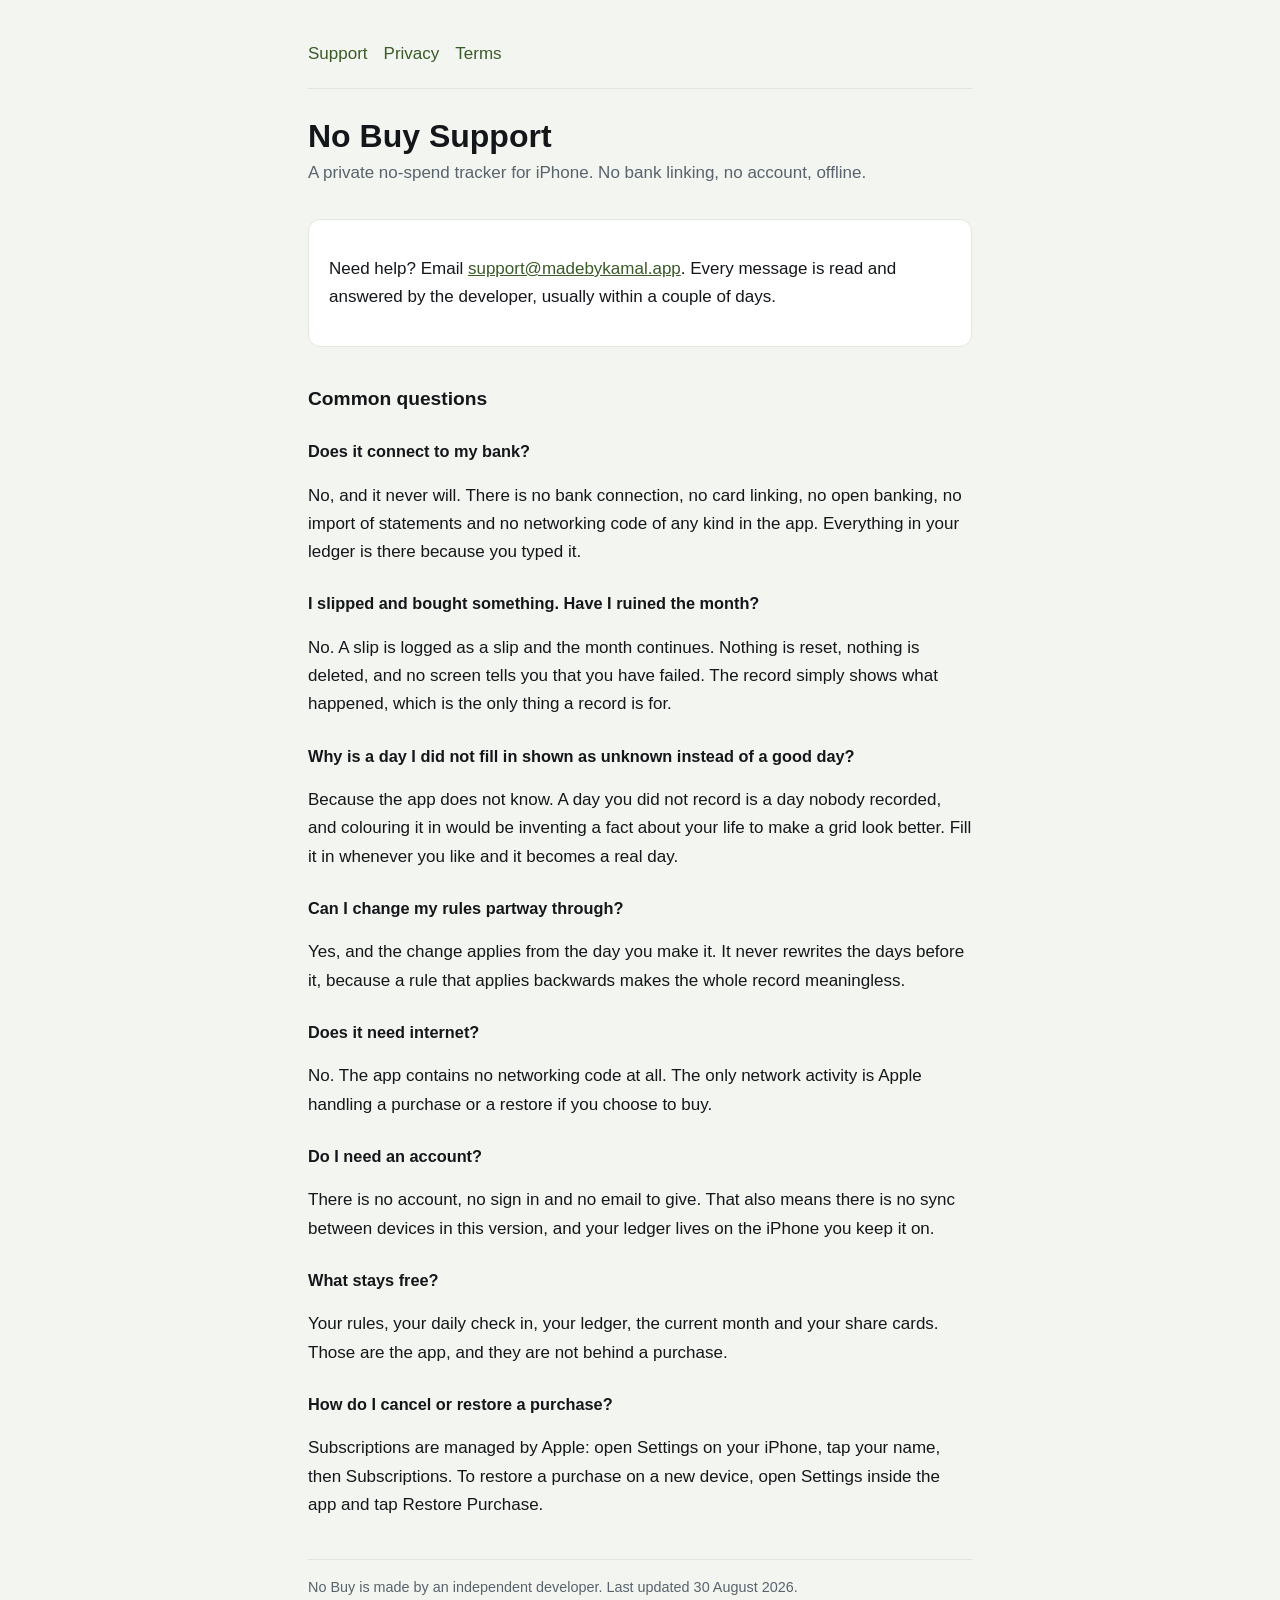
<file: index.html>
<!doctype html>
<html lang="en"><head><meta charset="utf-8"><meta name="viewport" content="width=device-width,initial-scale=1"><title>No Buy Support</title><link rel="stylesheet" href="style.css"></head><body><div class="wrap"><nav><a href="index.html">Support</a><a href="privacy.html">Privacy</a><a href="terms.html">Terms</a></nav><h1>No Buy Support</h1>
<p class="sub">A private no-spend tracker for iPhone. No bank linking, no account, offline.</p>
<div class="card"><p>Need help? Email <a href="mailto:support@madebykamal.app">support@madebykamal.app</a>. Every message is read and answered by the developer, usually within a couple of days.</p></div>
<h2>Common questions</h2>
<h3>Does it connect to my bank?</h3>
<p>No, and it never will. There is no bank connection, no card linking, no open banking, no import of statements and no networking code of any kind in the app. Everything in your ledger is there because you typed it.</p>
<h3>I slipped and bought something. Have I ruined the month?</h3>
<p>No. A slip is logged as a slip and the month continues. Nothing is reset, nothing is deleted, and no screen tells you that you have failed. The record simply shows what happened, which is the only thing a record is for.</p>
<h3>Why is a day I did not fill in shown as unknown instead of a good day?</h3>
<p>Because the app does not know. A day you did not record is a day nobody recorded, and colouring it in would be inventing a fact about your life to make a grid look better. Fill it in whenever you like and it becomes a real day.</p>
<h3>Can I change my rules partway through?</h3>
<p>Yes, and the change applies from the day you make it. It never rewrites the days before it, because a rule that applies backwards makes the whole record meaningless.</p>
<h3>Does it need internet?</h3>
<p>No. The app contains no networking code at all. The only network activity is Apple handling a purchase or a restore if you choose to buy.</p>
<h3>Do I need an account?</h3>
<p>There is no account, no sign in and no email to give. That also means there is no sync between devices in this version, and your ledger lives on the iPhone you keep it on.</p>
<h3>What stays free?</h3>
<p>Your rules, your daily check in, your ledger, the current month and your share cards. Those are the app, and they are not behind a purchase.</p>
<h3>How do I cancel or restore a purchase?</h3>
<p>Subscriptions are managed by Apple: open Settings on your iPhone, tap your name, then Subscriptions. To restore a purchase on a new device, open Settings inside the app and tap Restore Purchase.</p>
<p class="updated">No Buy is made by an independent developer. Last updated 30 August 2026.</p></div></body></html>
</file>
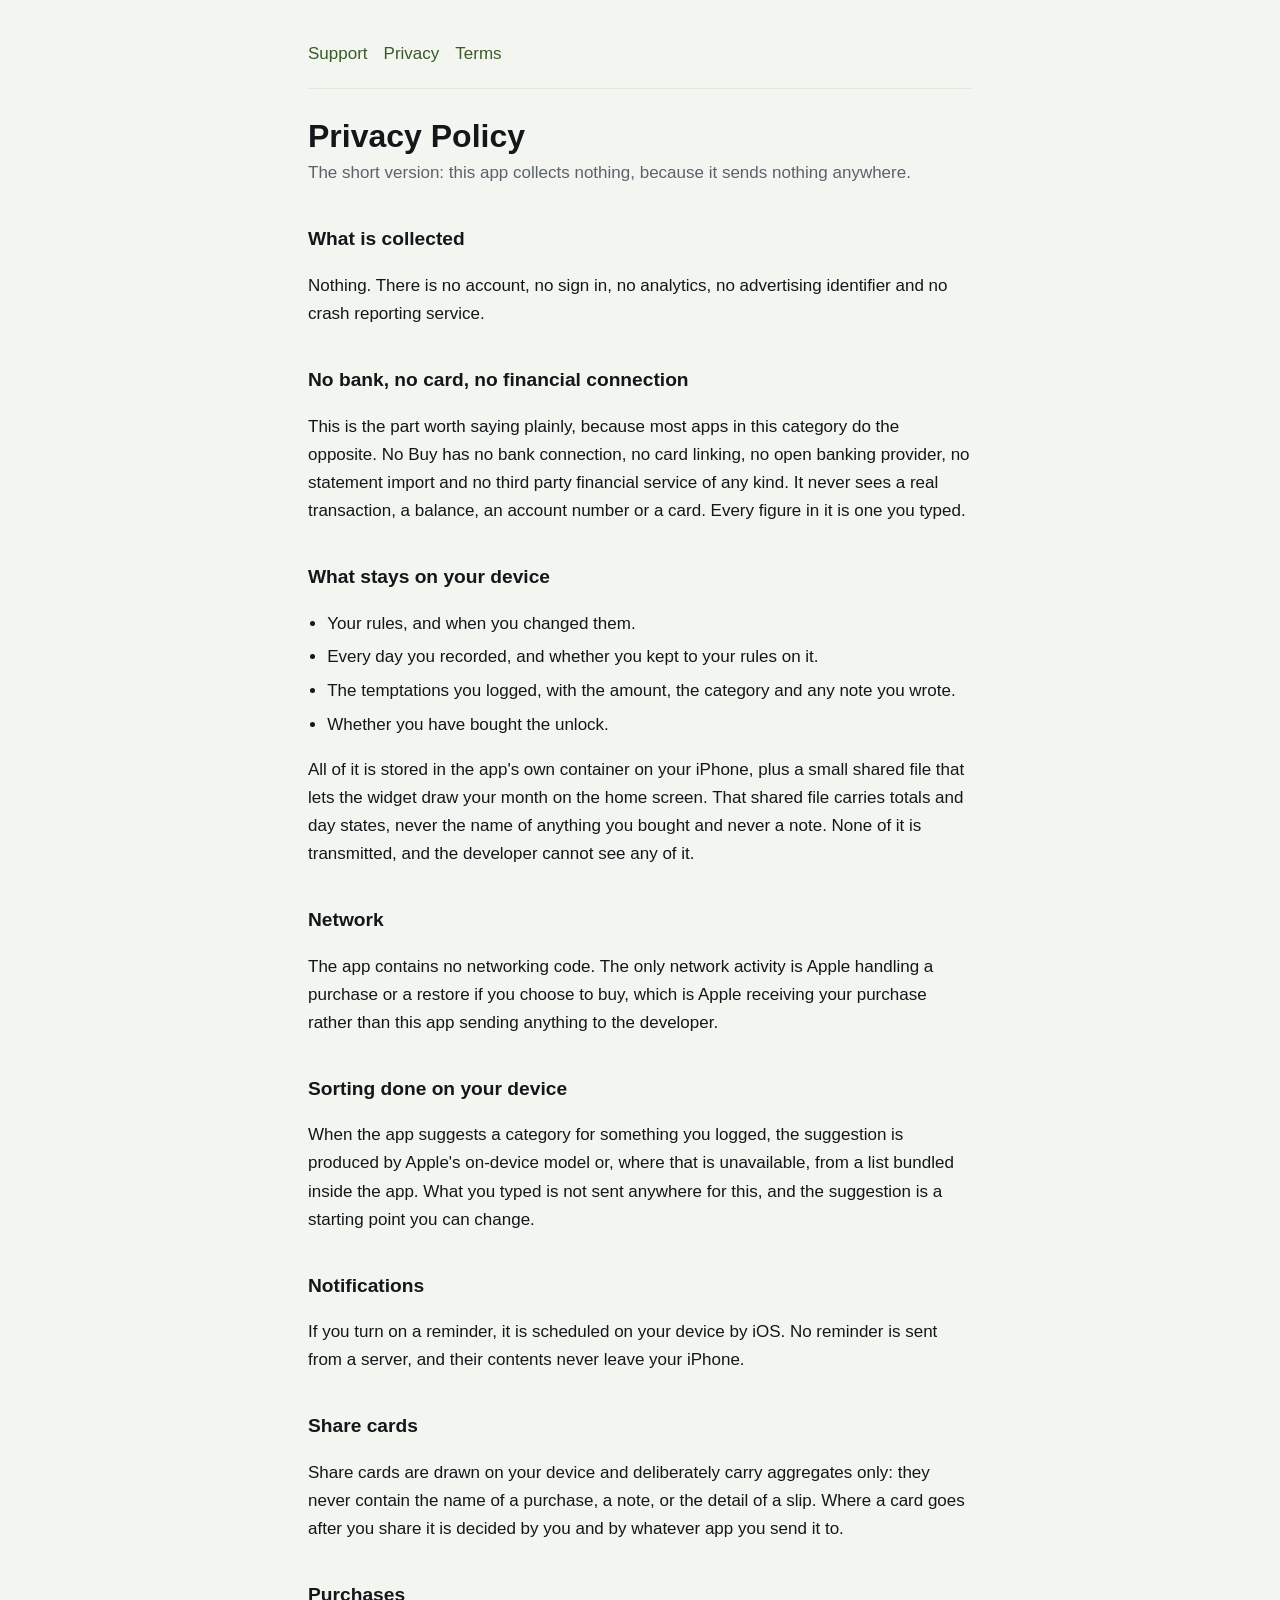
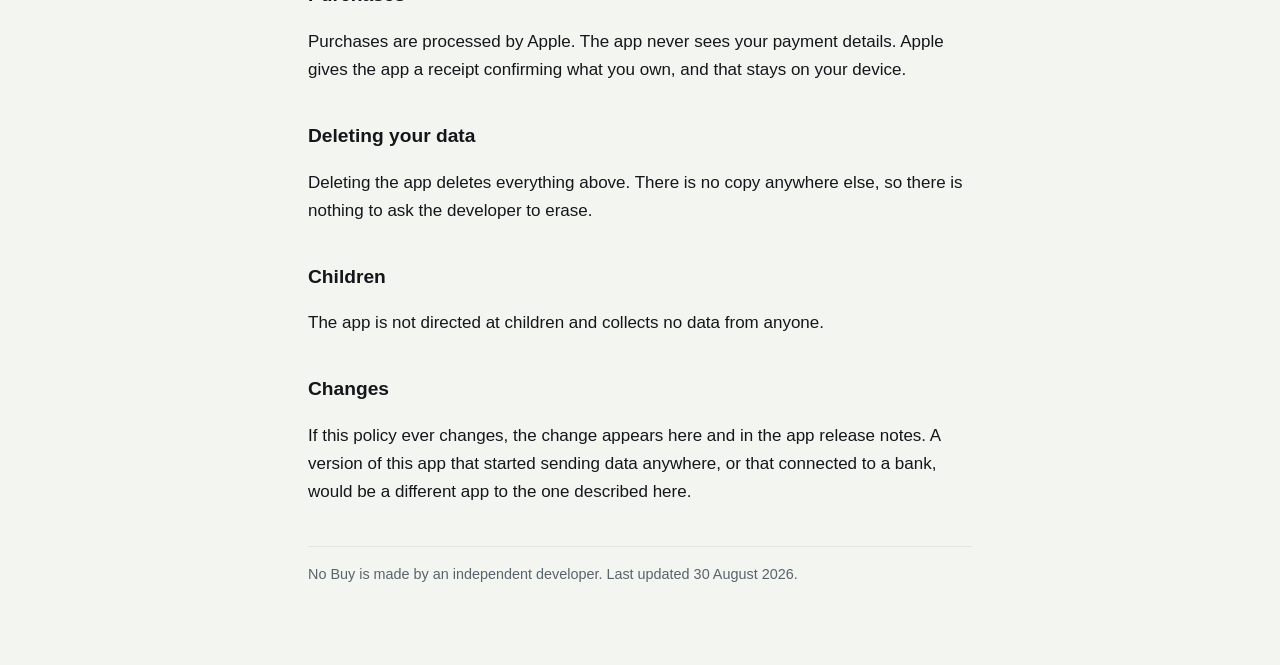
<file: privacy.html>
<!doctype html>
<html lang="en"><head><meta charset="utf-8"><meta name="viewport" content="width=device-width,initial-scale=1"><title>No Buy Privacy Policy</title><link rel="stylesheet" href="style.css"></head><body><div class="wrap"><nav><a href="index.html">Support</a><a href="privacy.html">Privacy</a><a href="terms.html">Terms</a></nav><h1>Privacy Policy</h1>
<p class="sub">The short version: this app collects nothing, because it sends nothing anywhere.</p>
<h2>What is collected</h2>
<p>Nothing. There is no account, no sign in, no analytics, no advertising identifier and no crash reporting service.</p>
<h2>No bank, no card, no financial connection</h2>
<p>This is the part worth saying plainly, because most apps in this category do the opposite. No Buy has no bank connection, no card linking, no open banking provider, no statement import and no third party financial service of any kind. It never sees a real transaction, a balance, an account number or a card. Every figure in it is one you typed.</p>
<h2>What stays on your device</h2>
<ul>
<li>Your rules, and when you changed them.</li>
<li>Every day you recorded, and whether you kept to your rules on it.</li>
<li>The temptations you logged, with the amount, the category and any note you wrote.</li>
<li>Whether you have bought the unlock.</li>
</ul>
<p>All of it is stored in the app's own container on your iPhone, plus a small shared file that lets the widget draw your month on the home screen. That shared file carries totals and day states, never the name of anything you bought and never a note. None of it is transmitted, and the developer cannot see any of it.</p>
<h2>Network</h2>
<p>The app contains no networking code. The only network activity is Apple handling a purchase or a restore if you choose to buy, which is Apple receiving your purchase rather than this app sending anything to the developer.</p>
<h2>Sorting done on your device</h2>
<p>When the app suggests a category for something you logged, the suggestion is produced by Apple's on-device model or, where that is unavailable, from a list bundled inside the app. What you typed is not sent anywhere for this, and the suggestion is a starting point you can change.</p>
<h2>Notifications</h2>
<p>If you turn on a reminder, it is scheduled on your device by iOS. No reminder is sent from a server, and their contents never leave your iPhone.</p>
<h2>Share cards</h2>
<p>Share cards are drawn on your device and deliberately carry aggregates only: they never contain the name of a purchase, a note, or the detail of a slip. Where a card goes after you share it is decided by you and by whatever app you send it to.</p>
<h2>Purchases</h2>
<p>Purchases are processed by Apple. The app never sees your payment details. Apple gives the app a receipt confirming what you own, and that stays on your device.</p>
<h2>Deleting your data</h2>
<p>Deleting the app deletes everything above. There is no copy anywhere else, so there is nothing to ask the developer to erase.</p>
<h2>Children</h2>
<p>The app is not directed at children and collects no data from anyone.</p>
<h2>Changes</h2>
<p>If this policy ever changes, the change appears here and in the app release notes. A version of this app that started sending data anywhere, or that connected to a bank, would be a different app to the one described here.</p>
<p class="updated">No Buy is made by an independent developer. Last updated 30 August 2026.</p></div></body></html>
</file>
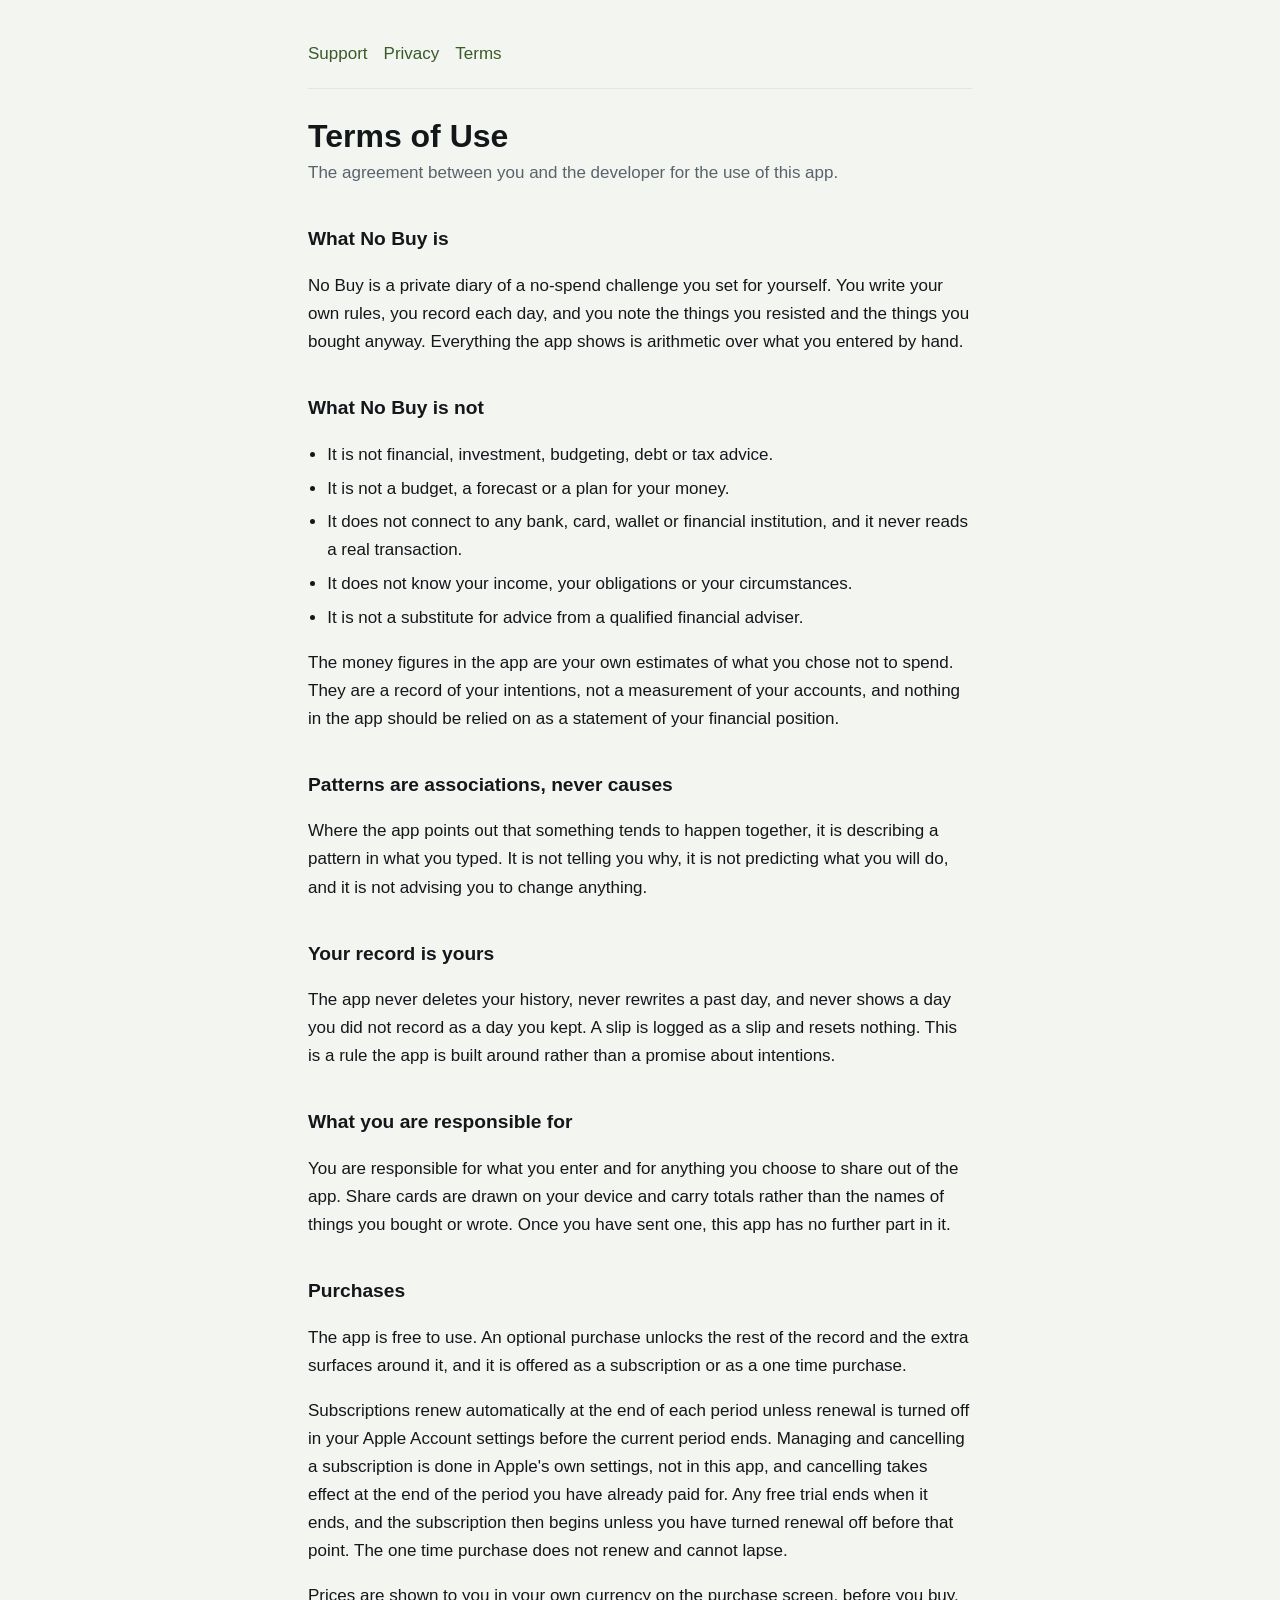
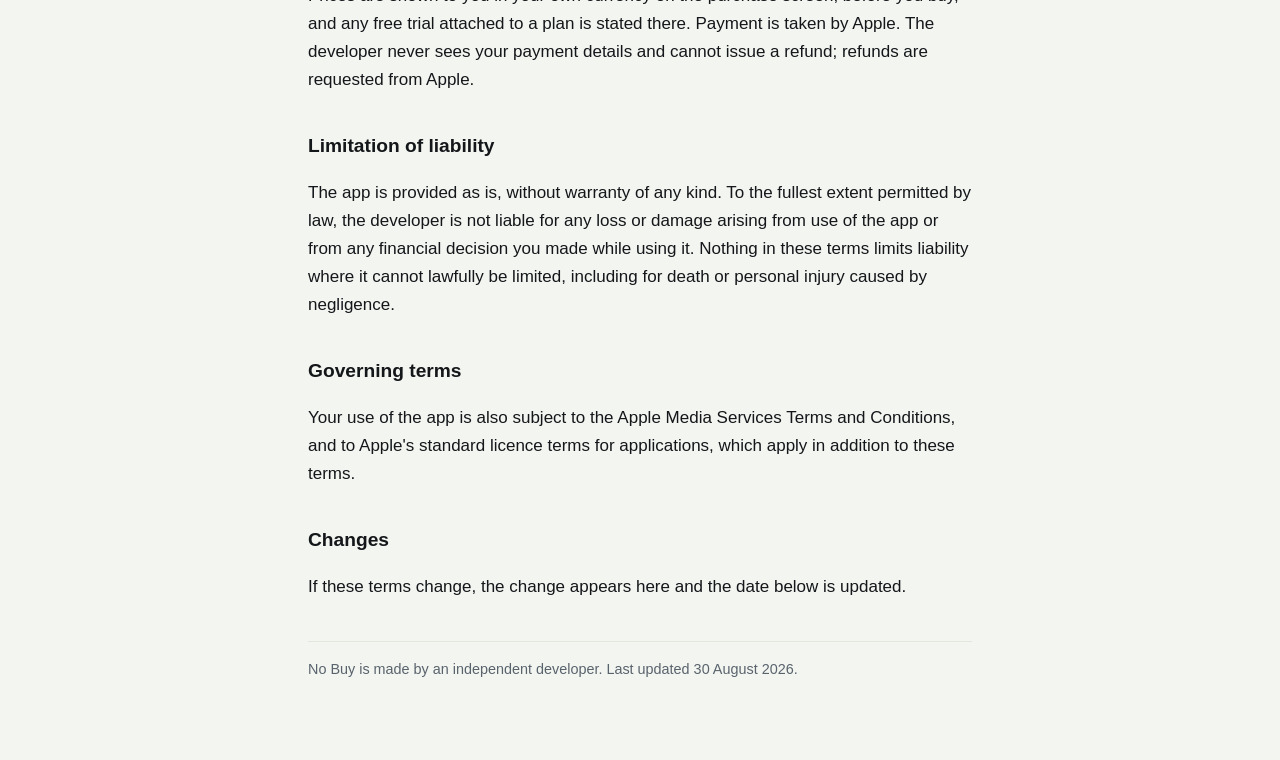
<file: terms.html>
<!doctype html>
<html lang="en"><head><meta charset="utf-8"><meta name="viewport" content="width=device-width,initial-scale=1"><title>No Buy Terms of Use</title><link rel="stylesheet" href="style.css"></head><body><div class="wrap"><nav><a href="index.html">Support</a><a href="privacy.html">Privacy</a><a href="terms.html">Terms</a></nav><h1>Terms of Use</h1>
<p class="sub">The agreement between you and the developer for the use of this app.</p>
<h2>What No Buy is</h2>
<p>No Buy is a private diary of a no-spend challenge you set for yourself. You write your own rules, you record each day, and you note the things you resisted and the things you bought anyway. Everything the app shows is arithmetic over what you entered by hand.</p>
<h2>What No Buy is not</h2>
<ul>
<li>It is not financial, investment, budgeting, debt or tax advice.</li>
<li>It is not a budget, a forecast or a plan for your money.</li>
<li>It does not connect to any bank, card, wallet or financial institution, and it never reads a real transaction.</li>
<li>It does not know your income, your obligations or your circumstances.</li>
<li>It is not a substitute for advice from a qualified financial adviser.</li>
</ul>
<p>The money figures in the app are your own estimates of what you chose not to spend. They are a record of your intentions, not a measurement of your accounts, and nothing in the app should be relied on as a statement of your financial position.</p>
<h2>Patterns are associations, never causes</h2>
<p>Where the app points out that something tends to happen together, it is describing a pattern in what you typed. It is not telling you why, it is not predicting what you will do, and it is not advising you to change anything.</p>
<h2>Your record is yours</h2>
<p>The app never deletes your history, never rewrites a past day, and never shows a day you did not record as a day you kept. A slip is logged as a slip and resets nothing. This is a rule the app is built around rather than a promise about intentions.</p>
<h2>What you are responsible for</h2>
<p>You are responsible for what you enter and for anything you choose to share out of the app. Share cards are drawn on your device and carry totals rather than the names of things you bought or wrote. Once you have sent one, this app has no further part in it.</p>
<h2>Purchases</h2>
<p>The app is free to use. An optional purchase unlocks the rest of the record and the extra surfaces around it, and it is offered as a subscription or as a one time purchase.</p>
<p>Subscriptions renew automatically at the end of each period unless renewal is turned off in your Apple Account settings before the current period ends. Managing and cancelling a subscription is done in Apple's own settings, not in this app, and cancelling takes effect at the end of the period you have already paid for. Any free trial ends when it ends, and the subscription then begins unless you have turned renewal off before that point. The one time purchase does not renew and cannot lapse.</p>
<p>Prices are shown to you in your own currency on the purchase screen, before you buy, and any free trial attached to a plan is stated there. Payment is taken by Apple. The developer never sees your payment details and cannot issue a refund; refunds are requested from Apple.</p>
<h2>Limitation of liability</h2>
<p>The app is provided as is, without warranty of any kind. To the fullest extent permitted by law, the developer is not liable for any loss or damage arising from use of the app or from any financial decision you made while using it. Nothing in these terms limits liability where it cannot lawfully be limited, including for death or personal injury caused by negligence.</p>
<h2>Governing terms</h2>
<p>Your use of the app is also subject to the Apple Media Services Terms and Conditions, and to Apple's standard licence terms for applications, which apply in addition to these terms.</p>
<h2>Changes</h2>
<p>If these terms change, the change appears here and the date below is updated.</p>
<p class="updated">No Buy is made by an independent developer. Last updated 30 August 2026.</p></div></body></html>
</file>
<file: style.css>
:root { color-scheme: light dark; --ink:#14171A; --muted:#59636C; --accent:#3A5A27; --bg:#F3F5F1; --card:#ffffff; --line:#E2E7DE; }
@media (prefers-color-scheme: dark){ :root{ --ink:#EDEFF1; --muted:#9AA4AE; --accent:#9FC287; --bg:#0B0D0A; --card:#171A15; --line:#2C322A; } }
*{box-sizing:border-box}
body{margin:0;background:var(--bg);color:var(--ink);font:17px/1.65 -apple-system,BlinkMacSystemFont,"Segoe UI",Roboto,sans-serif}
.wrap{max-width:44rem;margin:0 auto;padding:2.5rem 1.25rem 4rem}
h1{font-size:2rem;line-height:1.2;margin:0 0 .25rem}
h2{font-size:1.2rem;margin:2.25rem 0 .5rem}
h3{font-size:1.02rem;margin:1.5rem 0 .35rem}
.sub{color:var(--muted);margin:0 0 2rem}
a{color:var(--accent)}
nav{display:flex;flex-wrap:wrap;gap:1rem;padding-bottom:1.25rem;border-bottom:1px solid var(--line);margin-bottom:1.75rem}
nav a{text-decoration:none;font-weight:500}
.card{background:var(--card);border:1px solid var(--line);border-radius:12px;padding:1.1rem 1.25rem;margin:1rem 0}
.updated{color:var(--muted);font-size:.9rem;margin-top:2.5rem;border-top:1px solid var(--line);padding-top:1rem}
ul{padding-left:1.2rem} li{margin:.35rem 0}
</file>
